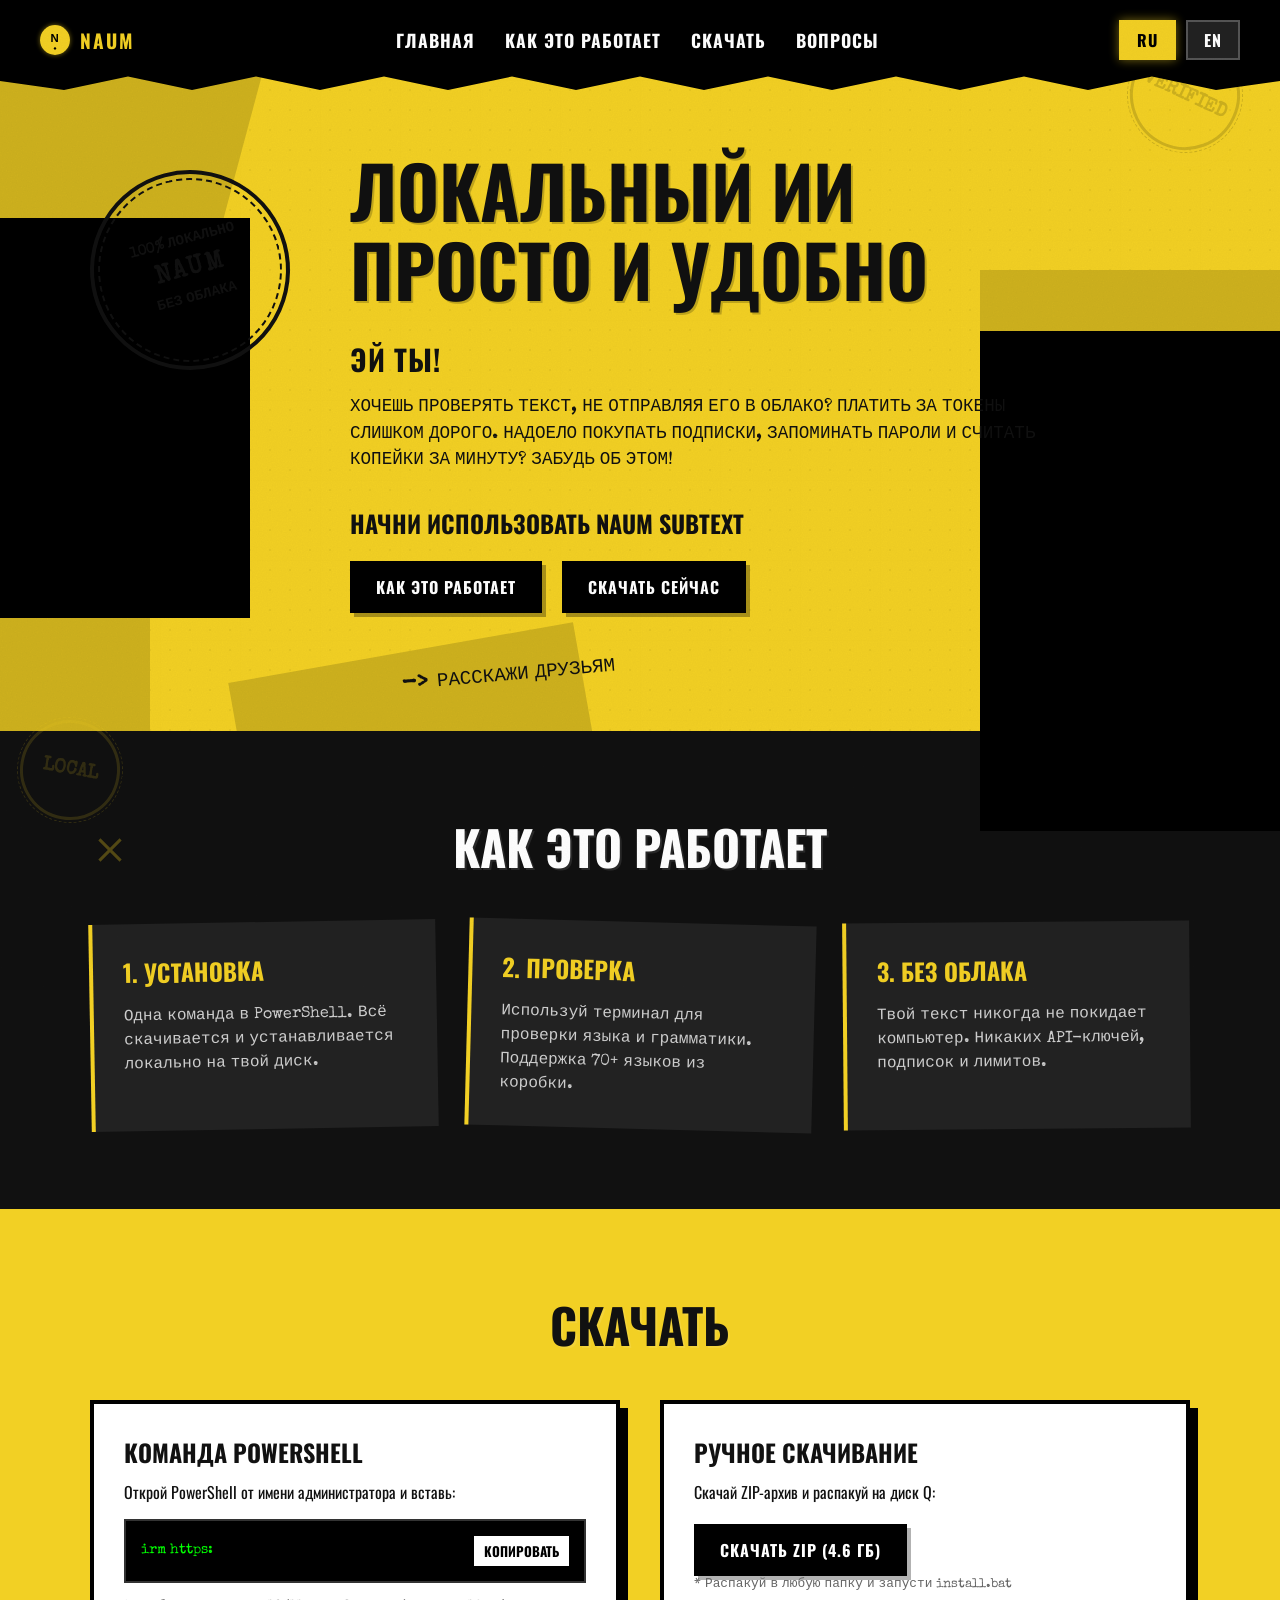
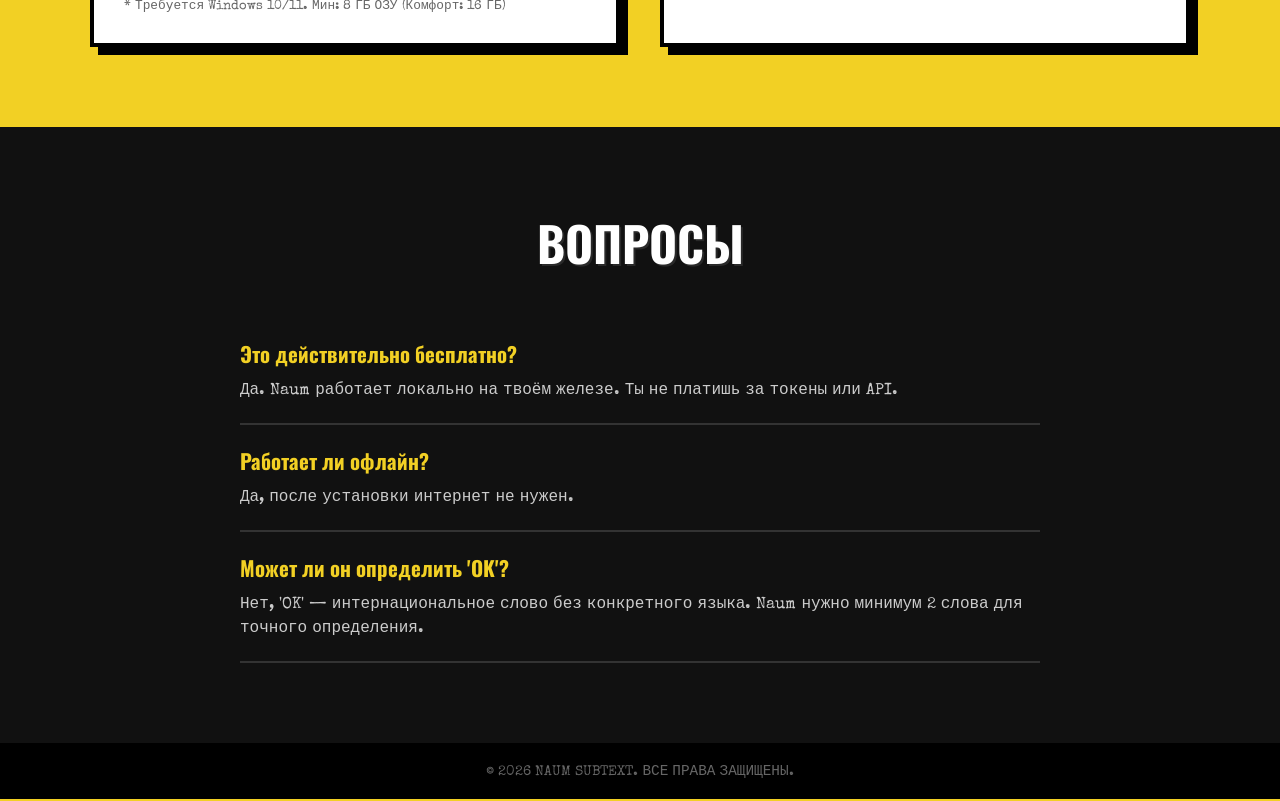
<file: index.html>
<!DOCTYPE html>
<html lang="ru" class="smooth-scroll">
<head>
    <meta charset="UTF-8">
    <meta name="viewport" content="width=device-width, initial-scale=1.0">
    <link rel="icon" type="image/svg+xml" href="favicon.svg"><title>Naum Subtext - Local Language AI</title>
    <link href="https://fonts.googleapis.com/css2?family=Oswald:wght@500;700&family=Special+Elite&display=swap" rel="stylesheet">
    <link rel="stylesheet" href="style.css">
</head>
<body>
    <!-- Шум (зерно) на весь сайт -->
    <svg style="display: none;">
        <filter id="noise-filter">
            <feTurbulence type="fractalNoise" baseFrequency="0.8" numOctaves="4" stitchTiles="stitch"/>
            <feColorMatrix type="matrix" values="0 0 0 0 0, 0 0 0 0 0, 0 0 0 0 0, 0 0 0 0.05 0"/>
        </filter>
    </svg>
    <div class="noise-overlay"></div>
    <!-- Фоновые мелкие детали -->
    <div class="bg-details">
        <div class="bg-splatter s-1"></div>
        <div class="bg-splatter s-2"></div>
        <div class="bg-splatter s-3"></div>
        <div class="bg-splatter s-4"></div>
        <div class="bg-dots"></div>
        <div class="bg-grid"></div>
    </div>

    <nav class="grunge-nav">
        <div class="nav-logo"><img src="favicon.svg" alt="Naum Logo"> NAUM</div><div class="nav-links">
            <a href="#home" data-lang-key="nav_home">HOME</a>
            <a href="#how-it-works" data-lang-key="nav_how">HOW IT WORKS</a>
            <a href="#download" data-lang-key="nav_download">DOWNLOAD</a>
            <a href="#faq" data-lang-key="nav_faq">FAQ</a>
        </div>
        <div class="lang-switcher">
            <button onclick="setLanguage('ru')" id="btn-ru">RU</button>
            <button onclick="setLanguage('en')" id="btn-en">EN</button>
        </div>
    </nav>

    <main id="home" class="hero-section">
        <div class="splatter splatter-left"></div>
        <div class="splatter splatter-right"></div>

        <div class="hero-content">
            <div class="stamp">
                <div class="stamp-inner">
                    <span data-lang-key="stamp_local">100% LOCAL</span>
                    <strong>NAUM</strong>
                    <span data-lang-key="stamp_cloud">NO CLOUD</span>
                </div>
            </div>

            <div class="text-block">
                <h1 data-lang-key="hero_title">LOCAL AI MADE<br>SIMPLE, CONVENIENT</h1>
                
                <h2 data-lang-key="hero_hey">HEY YOU!</h2>
                <p data-lang-key="hero_desc">
                    DO YOU WANT TO CHECK TEXT WITHOUT SENDING IT TO THE CLOUD? 
                    IT'S JUST TOO DARN EXPENSIVE TO PAY FOR TOKENS. 
                    YOU ARE SICK OF BUYING SUBSCRIPTIONS, TRYING TO REMEMBER PASSWORDS, 
                    AND COUNTING THE CENTS PER MINUTE? FORGET ALL THAT!
                </p>
                
                <h3 data-lang-key="hero_start">START USING NAUM SUBTEXT</h3>
                
                <div class="buttons">
                    <a href="#how-it-works" class="btn" data-lang-key="btn_how">SEE HOW IT WORKS</a>
                    <a href="#download" class="btn" data-lang-key="btn_download">DOWNLOAD NOW</a>
                </div>

                <div class="tell-friends">
                    <span class="arrow">-></span>
                    <p data-lang-key="tell_friends">tell your friends</p>
                </div>
            </div>
        </div>
    </main>

    <section id="how-it-works" class="section-dark">
    <div class="stamp-decor stamp-1">APPROVED</div>
    <div class="stamp-decor stamp-2">LOCAL</div>
    <div class="cross-decor cross-1"></div>
    <div class="cross-decor cross-2"></div>
        <div class="container">
            <h2 class="section-title" data-lang-key="how_title">HOW IT WORKS</h2>
            <div class="grid-3">
                <div class="card">
                    <h3 data-lang-key="how_1_title">1. INSTALL</h3>
                    <p data-lang-key="how_1_desc">Run a single PowerShell command. Everything downloads and installs locally on your drive.</p>
                </div>
                <div class="card">
                    <h3 data-lang-key="how_2_title">2. CHECK</h3>
                    <p data-lang-key="how_2_desc">Use the terminal to check language and grammar. 70+ languages supported out of the box.</p>
                </div>
                <div class="card">
                    <h3 data-lang-key="how_3_title">3. NO CLOUD</h3>
                    <p data-lang-key="how_3_desc">Your text never leaves your computer. No API keys, no subscriptions, no limits.</p>
                </div>
            </div>
        </div>
    </section>

    <section id="download" class="section-yellow">
    <div class="stamp-decor stamp-3">VERIFIED</div>
    <div class="cross-decor cross-3"></div>
        <div class="container">
            <h2 class="section-title" data-lang-key="dl_title">DOWNLOAD</h2>
            
            <div class="download-wrapper">
                <div class="download-box">
                    <h3 data-lang-key="dl_ps_title">POWERSHELL COMMAND</h3>
                    <p data-lang-key="dl_ps_desc">Open PowerShell as Administrator and paste this:</p>
                    <div class="code-block">
                        <code id="ps-command" class="typewriter"></code>
                        <button class="copy-btn" onclick="copyToClipboard('irm https://naum.ai/install.ps1 | iex', this)" data-lang-key="btn_copy">COPY</button>
                    </div>
                    <p class="small-note" data-lang-key="dl_ps_note">* Requires Windows 10/11. Min: 8GB RAM (Comfort: 16GB)</p>
                </div>

                <div class="download-box">
                    <h3 data-lang-key="dl_zip_title">MANUAL DOWNLOAD</h3>
                    <p data-lang-key="dl_zip_desc">Download the ZIP archive and extract it to drive Q:</p>
                    <a href="https://huggingface.co/Naum-dev22/naum-subtext/resolve/main/Qwen3.5-4B-Q4_K_M.gguf" class="btn" style="display:inline-block; margin-top:20px;" data-lang-key="btn_zip">DOWNLOAD MODEL (2.4 GB)</a>
                    <p class="small-note" data-lang-key="dl_zip_note">* Extract to any folder and run install.bat</p>
                </div>
            </div>
        </div>
    </section>

    <section id="faq" class="section-dark">
        <div class="container">
            <h2 class="section-title" data-lang-key="faq_title">FAQ</h2>
            <div class="faq-list">
                <div class="faq-item">
                    <h3 data-lang-key="faq_1_q">Is this really free?</h3>
                    <p data-lang-key="faq_1_a">Yes. Naum runs locally on your hardware. You don't pay for tokens or API calls.</p>
                </div>
                <div class="faq-item">
                    <h3 data-lang-key="faq_2_q">Does it work offline?</h3>
                    <p data-lang-key="faq_2_a">Yes, once installed, no internet connection is required.</p>
                </div>
                <div class="faq-item">
                    <h3 data-lang-key="faq_3_q">Can it detect 'OK'?</h3>
                    <p data-lang-key="faq_3_a">No, 'OK' is an international word without a specific language. Naum needs at least 2 words to determine the language accurately.</p>
                </div>
            </div>
        </div>
    </section>

    <footer>
        <p data-lang-key="footer">&copy; 2026 NAUM SUBTEXT. ALL RIGHTS RESERVED.</p>
    </footer>

    <script src="script.js"></script>
</body>
</html>
</file>
<file: style.css>
﻿* { margin: 0; padding: 0; box-sizing: border-box; }
body { background-color: #f2d024; font-family: 'Oswald', sans-serif; color: #111; overflow-x: hidden; min-height: 100vh; scroll-behavior: smooth; }

.grunge-nav { background-color: #000; color: #fff; display: flex; justify-content: space-between; align-items: center; padding: 20px 40px; position: sticky; top: 0; z-index: 100; clip-path: polygon(0 0, 100% 0, 100% 90%, 95% 100%, 90% 85%, 85% 100%, 80% 85%, 75% 100%, 70% 85%, 65% 100%, 60% 85%, 55% 100%, 50% 85%, 45% 100%, 40% 85%, 35% 100%, 30% 85%, 25% 100%, 20% 85%, 15% 100%, 10% 85%, 5% 100%, 0 90%); padding-bottom: 30px; }
.nav-links { display: flex; gap: 30px; flex-wrap: wrap; }
.nav-links a { color: #fff; text-decoration: none; font-weight: 700; font-size: 1.1rem; letter-spacing: 1px; text-transform: uppercase; transition: color 0.2s; }
.nav-links a:hover { color: #f2d024; }
.lang-switcher { display: flex; gap: 10px; }
.lang-switcher button { background: #333; color: #fff; border: 1px solid #555; padding: 5px 15px; font-family: 'Oswald', sans-serif; font-weight: 700; cursor: pointer; transition: 0.2s; }
.lang-switcher button.active, .lang-switcher button:hover { background: #f2d024; color: #000; border-color: #f2d024; }

.hero-section { padding: 60px 40px; position: relative; z-index: 1; }
.hero-content { max-width: 1100px; margin: 0 auto; display: flex; gap: 60px; align-items: flex-start; }
.stamp { width: 200px; height: 200px; border: 4px solid #111; border-radius: 50%; display: flex; justify-content: center; align-items: center; position: relative; transform: rotate(-15deg); flex-shrink: 0; margin-top: 20px; }
.stamp::before { content: ''; position: absolute; width: 180px; height: 180px; border: 2px dashed #111; border-radius: 50%; }
.stamp-inner { text-align: center; font-family: 'Special Elite', monospace; font-size: 0.9rem; font-weight: bold; line-height: 1.2; }
.stamp-inner strong { display: block; font-size: 1.6rem; margin: 5px 0; letter-spacing: 2px; }
.text-block { max-width: 700px; }
.text-block h1 { font-size: 4.5rem; line-height: 1.1; text-transform: uppercase; margin-bottom: 30px; text-shadow: 2px 2px 0 rgba(0,0,0,0.2); }
.text-block h2 { font-size: 1.8rem; text-transform: uppercase; margin-bottom: 15px; letter-spacing: 1px; }
.text-block p { font-family: 'Special Elite', monospace; font-size: 1.1rem; line-height: 1.5; margin-bottom: 30px; text-transform: uppercase; }
.text-block h3 { font-size: 1.5rem; text-transform: uppercase; margin-bottom: 20px; }
.buttons { display: flex; gap: 20px; margin-bottom: 30px; flex-wrap: wrap; }
.btn { background-color: #000; color: #fff; text-decoration: none; padding: 12px 24px; font-weight: 700; text-transform: uppercase; letter-spacing: 1px; border: 2px solid #000; transition: all 0.2s ease; box-shadow: 4px 4px 0 rgba(0,0,0,0.3); cursor: pointer; font-size: 1rem; font-family: 'Oswald', sans-serif; display: inline-block; }
.btn:hover { background-color: transparent; color: #000; transform: translate(2px, 2px); box-shadow: 2px 2px 0 rgba(0,0,0,0.3); }
.tell-friends { display: flex; align-items: center; gap: 10px; transform: rotate(-5deg); margin-left: 50px; }
.tell-friends .arrow { font-size: 1.5rem; font-weight: bold; font-family: 'Special Elite', monospace; }
.tell-friends p { font-family: 'Special Elite', monospace; font-size: 1.2rem; margin-bottom: 0; }
.splatter { position: absolute; background-color: #000; z-index: -1; }
.splatter-left { width: 400px; height: 400px; left: -150px; top: 20%; background-image: url("data:image/svg+xml,%3Csvg xmlns='http://www.w3.org/2000/svg' viewBox='0 0 200 200'%3E%3Cpath fill='%23000' d='M40,100 C20,80 10,120 30,140 C10,160 50,180 70,160 C90,190 140,190 150,150 C180,160 190,110 160,100 C180,70 150,30 120,50 C110,20 60,20 70,60 C40,50 50,90 40,100 Z'/%3E%3C/svg%3E"); background-size: contain; background-repeat: no-repeat; }
.splatter-right { width: 500px; height: 500px; right: -200px; bottom: -100px; background-image: url("data:image/svg+xml,%3Csvg xmlns='http://www.w3.org/2000/svg' viewBox='0 0 200 200'%3E%3Cpath fill='%23000' d='M60,120 C40,90 20,130 40,160 C20,180 70,190 90,170 C120,200 160,170 140,140 C180,130 170,80 130,90 C140,50 90,30 80,60 C50,30 30,80 60,120 Z'/%3E%3C/svg%3E"); background-size: contain; background-repeat: no-repeat; }
.section-dark { background-color: #111; color: #fff; padding: 80px 40px; }
.section-yellow { background-color: #f2d024; color: #111; padding: 80px 40px; }
.container { max-width: 1100px; margin: 0 auto; }
.section-title { font-size: 3rem; text-transform: uppercase; margin-bottom: 40px; text-align: center; text-shadow: 2px 2px 0 rgba(255,255,255,0.1); }
.grid-3 { display: grid; grid-template-columns: repeat(auto-fit, minmax(280px, 1fr)); gap: 30px; }
.card { background-color: #222; padding: 30px; border-left: 4px solid #f2d024; }
.card h3 { color: #f2d024; font-size: 1.5rem; margin-bottom: 15px; }
.card p { font-family: 'Special Elite', monospace; line-height: 1.5; color: #ccc; }
.download-wrapper { display: grid; grid-template-columns: 1fr 1fr; gap: 40px; }
.download-box { background-color: #fff; padding: 30px; border: 4px solid #000; box-shadow: 8px 8px 0 #000; }
.download-box h3 { font-size: 1.5rem; margin-bottom: 10px; text-transform: uppercase; }
.code-block { background-color: #000; color: #0f0; padding: 15px; display: flex; justify-content: space-between; align-items: center; margin: 15px 0; font-family: 'Special Elite', monospace; font-size: 0.9rem; word-break: break-all; border: 2px solid #333; }
.copy-btn { background-color: #fff; color: #000; border: none; padding: 5px 10px; font-weight: bold; cursor: pointer; margin-left: 10px; font-family: 'Oswald', sans-serif; transition: 0.2s; }
.copy-btn:hover { background-color: #f2d024; }
.small-note { font-size: 0.8rem; color: #666; font-family: 'Special Elite', monospace; }
.faq-list { max-width: 800px; margin: 0 auto; }
.faq-item { border-bottom: 2px solid #333; padding: 20px 0; }
.faq-item h3 { font-size: 1.3rem; color: #f2d024; margin-bottom: 10px; }
.faq-item p { font-family: 'Special Elite', monospace; color: #ccc; line-height: 1.5; }
footer { background-color: #000; color: #666; text-align: center; padding: 20px; font-family: 'Special Elite', monospace; font-size: 0.9rem; }

@media (max-width: 900px) {
    .grunge-nav { flex-direction: column; gap: 15px; }
    .hero-content { flex-direction: column; align-items: center; text-align: center; }
    .text-block h1 { font-size: 3rem; }
    .tell-friends { justify-content: center; margin-left: 0; margin-top: 20px; }
    .download-wrapper { grid-template-columns: 1fr; }
    .splatter { display: none; }
    .nav-links { gap: 15px; justify-content: center; }
    .nav-links a { font-size: 0.9rem; }
}

/* Анимация для кнопки копирования */
.copy-btn.copied {
    background-color: #0f0; /* Ярко-зеленый */
    color: #000;
    transform: scale(1.1);
    box-shadow: 0 0 10px #0f0;
}

/* Анимация для текста команды */
.code-block code {
    transition: color 0.3s ease;
}
.code-block code.highlight {
    color: #fff;
    text-shadow: 0 0 8px #0f0;
    animation: pulse 0.5s ease;
}

@keyframes pulse {
    0% { transform: scale(1); }
    50% { transform: scale(1.05); }
    100% { transform: scale(1); }
}

/* --- Анимация для кнопок навигации --- */
.smooth-scroll {
    scroll-behavior: smooth;
}

.nav-links a {
    position: relative;
    display: inline-block;
    padding: 5px 0;
    overflow: hidden; /* Чтобы блик не вылезал за пределы */
}

/* Эффект "проявления" при наведении */
.nav-links a::before {
    content: '';
    position: absolute;
    bottom: 0;
    left: 0;
    width: 100%;
    height: 2px;
    background-color: #f2d024;
    transform: scaleX(0);
    transform-origin: right;
    transition: transform 0.3s ease-in-out;
}

.nav-links a:hover::before {
    transform: scaleX(1);
    transform-origin: left;
}

/* Эффект "вдавливания" при клике */
.nav-links a:active {
    transform: scale(0.95);
    color: #f2d024;
}

/* Эффект гранж-штампа (быстрый блик) при наведении */
.nav-links a::after {
    content: '';
    position: absolute;
    top: 0;
    left: -100%;
    width: 100%;
    height: 100%;
    background: linear-gradient(120deg, transparent, rgba(242, 208, 36, 0.4), transparent);
    transition: left 0.5s ease;
}

.nav-links a:hover::after {
    left: 100%;
}

/* Чтобы активная секция подсвечивалась (опционально, через JS можно добавить, 
   но пока просто сделаем красивое наведение) */

/* --- Анимация для кнопок переключения языка (RU / EN) --- */
.lang-switcher button {
    position: relative;
    overflow: hidden;
    border: 2px solid #555;
    background: #222;
    color: #fff;
    font-family: 'Oswald', sans-serif;
    font-weight: 700;
    font-size: 1rem;
    padding: 6px 16px;
    cursor: pointer;
    transition: all 0.2s ease;
    letter-spacing: 1px;
    outline: none;
    box-shadow: 3px 3px 0 rgba(0, 0, 0, 0.5);
}

/* Эффект при наведении */
.lang-switcher button:hover {
    border-color: #f2d024;
    color: #f2d024;
    transform: translate(-1px, -1px);
    box-shadow: 4px 4px 0 rgba(242, 208, 36, 0.4);
}

/* Эффект при клике (вдавливание) */
.lang-switcher button:active {
    transform: translate(2px, 2px);
    box-shadow: 1px 1px 0 rgba(0, 0, 0, 0.5);
}

/* Гранж-блик (пробегающий свет) */
.lang-switcher button::after {
    content: '';
    position: absolute;
    top: 0;
    left: -100%;
    width: 100%;
    height: 100%;
    background: linear-gradient(120deg, transparent, rgba(255, 255, 255, 0.3), transparent);
    transition: left 0.4s ease;
}

.lang-switcher button:hover::after {
    left: 100%;
}

/* Активное состояние (выбранный язык) */
.lang-switcher button.active {
    background-color: #f2d024;
    color: #000;
    border-color: #f2d024;
    box-shadow: 0 0 10px rgba(242, 208, 36, 0.5);
}

.lang-switcher button.active:hover {
    transform: none;
    box-shadow: 0 0 10px rgba(242, 208, 36, 0.5);
    color: #000;
}

/* Иконка сайта в шапке */
.nav-logo {
    display: flex;
    align-items: center;
    gap: 10px;
    font-family: 'Oswald', sans-serif;
    font-weight: 700;
    font-size: 1.2rem;
    color: #f2d024;
    text-transform: uppercase;
    letter-spacing: 2px;
    margin-right: 20px;
}

.nav-logo img {
    width: 30px;
    height: 30px;
    border-radius: 50%;
    box-shadow: 0 0 5px rgba(242, 208, 36, 0.5);
}

/* --- Мелкие детали и текстуры --- */
.noise-overlay {
    position: fixed;
    top: 0; left: 0; width: 100%; height: 100%;
    pointer-events: none;
    z-index: 9999;
    filter: url(#noise-filter);
    opacity: 0.6;
}

/* Декоративные крестики */
.cross-decor {
    position: absolute;
    width: 20px;
    height: 20px;
    opacity: 0.3;
}
.cross-decor::before, .cross-decor::after {
    content: '';
    position: absolute;
    background-color: currentColor;
}
.cross-decor::before { top: 9px; left: 0; width: 20px; height: 2px; }
.cross-decor::after { top: 0; left: 9px; width: 2px; height: 20px; }

.cross-1 { top: 20px; right: 50px; color: #f2d024; transform: rotate(15deg); }
.cross-2 { bottom: 40px; left: 100px; color: #f2d024; transform: rotate(45deg) scale(1.5); }
.cross-3 { top: 50px; left: 30px; color: #000; transform: rotate(-20deg); }

/* Штампы */
.stamp-decor {
    position: absolute;
    border: 3px solid currentColor;
    border-radius: 50%;
    padding: 20px;
    font-family: 'Special Elite', monospace;
    font-weight: bold;
    font-size: 1.2rem;
    text-transform: uppercase;
    opacity: 0.15;
    pointer-events: none;
    display: flex;
    justify-content: center;
    align-items: center;
    transform: rotate(-15deg);
}
.stamp-decor::before {
    content: '';
    position: absolute;
    width: 110%;
    height: 110%;
    border: 1px dashed currentColor;
    border-radius: 50%;
}

.stamp-1 { top: 50px; right: 30px; color: #f2d024; width: 120px; height: 120px; }
.stamp-2 { bottom: 80px; left: 20px; color: #f2d024; width: 100px; height: 100px; transform: rotate(10deg); }
.stamp-3 { top: 40px; right: 40px; color: #000; width: 110px; height: 110px; transform: rotate(25deg); }

/* Карточки под наклоном (в How it works) */
.card {
    position: relative;
    transition: transform 0.3s ease, box-shadow 0.3s ease;
}
.card:nth-child(1) { transform: rotate(-1deg); }
.card:nth-child(2) { transform: rotate(1.5deg); }
.card:nth-child(3) { transform: rotate(-0.5deg); }
.card:hover {
    transform: rotate(0deg) translateY(-5px);
    box-shadow: 0 10px 20px rgba(0,0,0,0.5);
}

/* Печатная машинка */
.typewriter {
    font-family: 'Special Elite', monospace;
    color: #0f0; 
    display: inline-block;
    min-height: 1.2em; /* Чтобы блок не прыгал пока пустой */
}
.cursor {
    display: inline-block;
    width: 8px;
    height: 15px;
    background-color: #0f0;
    margin-left: 2px;
    animation: blink 1s step-end infinite;
    vertical-align: middle;
}

@keyframes blink {
    0%, 100% { opacity: 1; }
    50% { opacity: 0; }
}

/* Дрожание текста при наведении (для заголовков) */
.text-block h1:hover {
    animation: shake 0.3s ease-in-out;
}

@keyframes shake {
    0% { transform: translate(1px, 1px) rotate(0deg); }
    20% { transform: translate(-1px, -2px) rotate(-1deg); }
    40% { transform: translate(-3px, 0px) rotate(1deg); }
    60% { transform: translate(3px, 2px) rotate(0deg); }
    80% { transform: translate(-1px, -1px) rotate(1deg); }
    100% { transform: translate(1px, -2px) rotate(-1deg); }
}

/* Подсветка кода */
.code-block {
    position: relative;
    background-color: #000;
    border: 2px solid #333;
}

/* Ховер-эффект для ссылок в футере (если они будут) */
footer p {
    transition: color 0.3s;
}
footer p:hover {
    color: #f2d024;
}

/* --- ФОНОВЫЕ МЕЛКИЕ ДЕТАЛИ --- */
.bg-details {
    position: fixed; /* Фиксируем, чтобы фон не уезжал при скролле */
    top: 0; left: 0;
    width: 100%; height: 100%;
    pointer-events: none; /* Чтобы не мешали кликать по кнопкам */
    z-index: -1;
    overflow: hidden;
    opacity: 0.15; /* Прозрачность, чтобы не мешало читать текст */
}

/* Мелкие кляксы (используем SVG) */
.bg-splatter {
    position: absolute;
    background-color: #000;
    background-size: contain;
    background-repeat: no-repeat;
    background-position: center;
}

/* Клякса 1 (верхний левый угол) */
.s-1 {
    width: 300px; height: 300px;
    top: -50px; left: -50px;
    background-image: url("data:image/svg+xml,%3Csvg xmlns='http://www.w3.org/2000/svg' viewBox='0 0 200 200'%3E%3Ccircle cx='100' cy='100' r='5'/%3E%3Ccircle cx='120' cy='90' r='8'/%3E%3Ccircle cx='80' cy='110' r='12'/%3E%3Ccircle cx='140' cy='120' r='3'/%3E%3Ccircle cx='60' cy='80' r='4'/%3E%3Ccircle cx='150' cy='80' r='6'/%3E%3Cpath d='M90,90 Q110,70 130,100 T90,120 Z'/%3E%3C/svg%3E");
    transform: rotate(15deg);
}

/* Клякса 2 (правый край) */
.s-2 {
    width: 400px; height: 400px;
    top: 30%; right: -100px;
    background-image: url("data:image/svg+xml,%3Csvg xmlns='http://www.w3.org/2000/svg' viewBox='0 0 200 200'%3E%3Ccircle cx='50' cy='50' r='10'/%3E%3Ccircle cx='80' cy='40' r='4'/%3E%3Ccircle cx='30' cy='80' r='6'/%3E%3Ccircle cx='60' cy='90' r='15'/%3E%3Ccircle cx='100' cy='70' r='3'/%3E%3Ccircle cx='120' cy='100' r='5'/%3E%3Ccircle cx='40' cy='120' r='8'/%3E%3Ccircle cx='90' cy='130' r='4'/%3E%3Ccircle cx='140' cy='50' r='2'/%3E%3C/svg%3E");
}

/* Клякса 3 (низ) */
.s-3 {
    width: 350px; height: 350px;
    bottom: -100px; left: 20%;
    background-image: url("data:image/svg+xml,%3Csvg xmlns='http://www.w3.org/2000/svg' viewBox='0 0 200 200'%3E%3Ccircle cx='100' cy='100' r='20'/%3E%3Ccircle cx='130' cy='80' r='5'/%3E%3Ccircle cx='70' cy='120' r='8'/%3E%3Ccircle cx='150' cy='110' r='4'/%3E%3Ccircle cx='50' cy='90' r='6'/%3E%3Ccircle cx='90' cy='140' r='3'/%3E%3Ccircle cx='110' cy='60' r='2'/%3E%3C/svg%3E");
    transform: rotate(-10deg);
}

/* Клякса 4 (средний левый) */
.s-4 {
    width: 200px; height: 200px;
    top: 60%; left: -50px;
    background-image: url("data:image/svg+xml,%3Csvg xmlns='http://www.w3.org/2000/svg' viewBox='0 0 200 200'%3E%3Ccircle cx='50' cy='50' r='3'/%3E%3Ccircle cx='70' cy='60' r='8'/%3E%3Ccircle cx='40' cy='80' r='5'/%3E%3Ccircle cx='80' cy='90' r='12'/%3E%3Ccircle cx='110' cy='70' r='4'/%3E%3Ccircle cx='60' cy='120' r='6'/%3E%3C/svg%3E");
}

/* Мелкие точки (как пыль или брызги) */
.bg-dots {
    position: absolute;
    width: 100%; height: 100%;
    background-image: radial-gradient(circle, #000 1px, transparent 1px);
    background-size: 20px 20px;
    opacity: 0.3;
}

/* Легкая сетка (как на миллиметровке) */
.bg-grid {
    position: absolute;
    width: 100%; height: 100%;
    background-image: 
        linear-gradient(to right, #000 1px, transparent 1px),
        linear-gradient(to bottom, #000 1px, transparent 1px);
    background-size: 80px 80px;
    opacity: 0.05;
}

/* Анимация легкого движения для клякс (чтобы фон "дышал") */
@keyframes float {
    0% { transform: translateY(0px) rotate(0deg); }
    50% { transform: translateY(-10px) rotate(2deg); }
    100% { transform: translateY(0px) rotate(0deg); }
}

.s-1 { animation: float 8s ease-in-out infinite; }
.s-2 { animation: float 10s ease-in-out infinite reverse; }
.s-3 { animation: float 12s ease-in-out infinite; }
.s-4 { animation: float 9s ease-in-out infinite reverse; }
</file>
